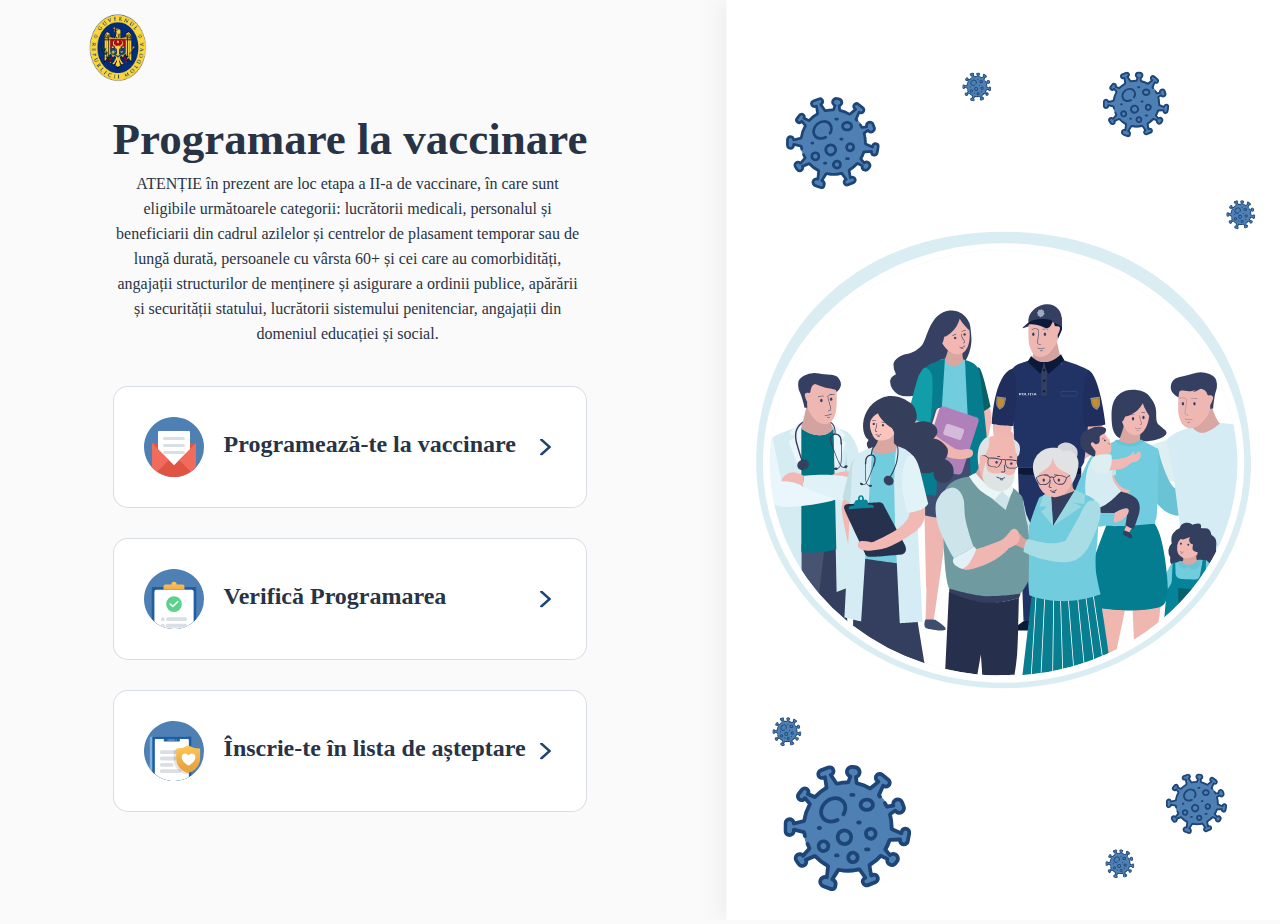
<file: index.html>
<!DOCTYPE html>
<html lang="en">

<head>
    <meta charset="UTF-8">
    <title>Programare la Vaccinare</title>
    <meta name="viewport" content="width=device-width, initial-scale=1.0">

    <!-- STYLE -->
    <link rel="stylesheet" href="css/style.min.css">
    <!-- STYLE -->
</head>

<body>

    <main>
        <a href="/">
            <img class="logo" src="img/logo.png" alt="guvern logo">
        </a>
        <div class="main__body">
            <div class="services">
                <h2 class="services__title">Programare la vaccinare</h2>
                <p class="services__text">ATENȚIE în prezent are loc etapa a II-a de vaccinare, în care sunt eligibile următoarele categorii: lucrătorii medicali, personalul și beneficiarii din cadrul azilelor și centrelor de plasament temporar sau de lungă durată, persoanele
                    cu vârsta 60+ și cei care au comorbidități, angajații structurilor de menținere și asigurare a ordinii publice, apărării și securității statului, lucrătorii sistemului penitenciar, angajații din domeniul educației și social.</p>

                <ul class="services__list">
                    <li class="list__item">
                        <img class="service__logo" src="img/programare.svg" alt="programare">
                        <div class="service__descr">
                            <h4 class="service__title">Programează-te la vaccinare</h4>
                            <!-- <p class="service__text">Nu sunteti inregistrati? Aplica acum</p> -->
                        </div>
                        <a href="programare.html" class="item__link">
                            <img class="arrow" src="img/chevron-right.svg" alt="">
                        </a>
                    </li>
                    <li class="list__item">
                        <img class="service__logo" src="img/check-icon.svg" alt="programare">
                        <div class="service__descr">
                            <h4 class="service__title">Verifică Programarea</h4>
                            <!-- <p class="service__text">Sunteti deja inregistrati? Verifica aplicarea sa</p> -->
                        </div>
                        <a href="verifica.html" class="item__link">
                            <img class="arrow" src="img/chevron-right.svg" alt="">
                        </a>
                    </li>
                    <li class="list__item">
                        <img class="service__logo" src="img/declara.svg" alt="programare">
                        <div class="service__descr">
                            <h4 class="service__title">Înscrie-te în lista de așteptare</h4>
                            <!-- <p class="service__text">Nu sunteti inregistrati? Aplica acum</p> -->
                        </div>
                        <a href="declaratie.html" class="item__link">
                            <img class="arrow" src="img/chevron-right.svg" alt="">
                        </a>
                    </li>
                </ul>
            </div>

            <div class="page__thumbnail">
                <img src="img/hero-img.svg" alt="">
            </div>
        </div>
    </main>






    <!-- SCRTIPTS -->
    <script src="js/script.js"></script>
    <!-- SCRTIPTS -->
</body>

</html>
</file>
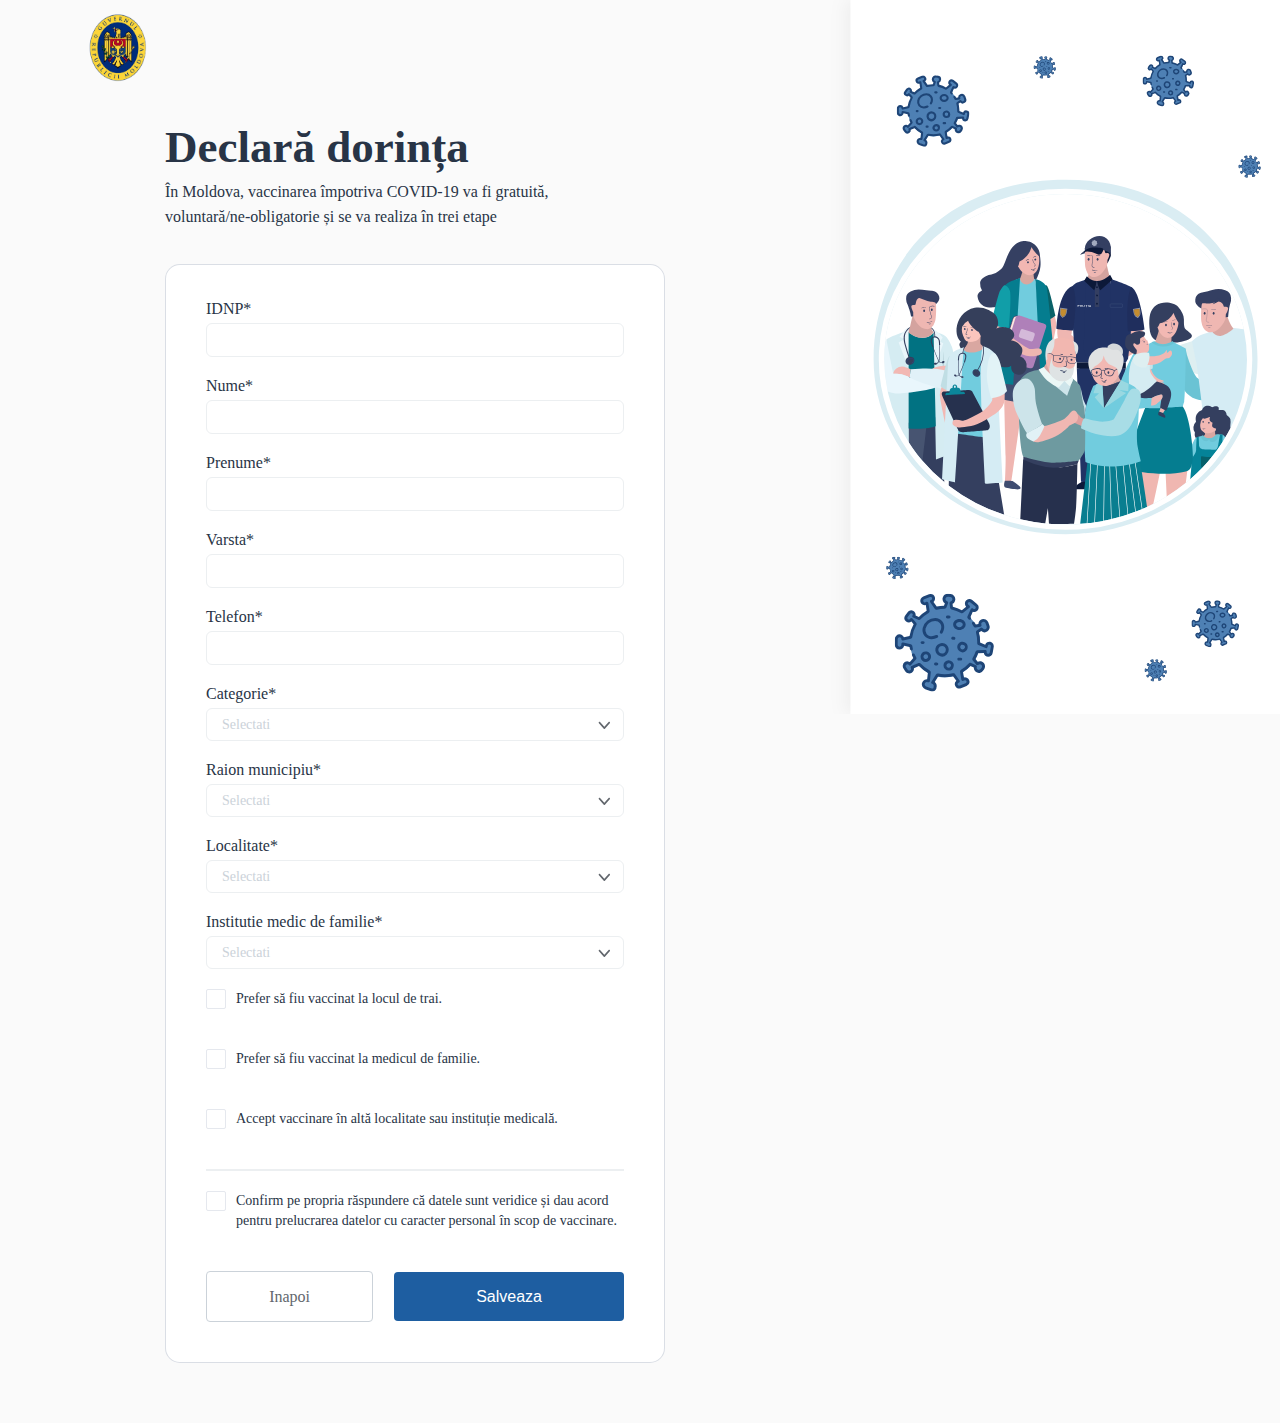
<file: declaratie.html>
<!DOCTYPE html>
<html lang="en">

<head>
    <meta charset="UTF-8">
    <title>Programare la Vaccinare</title>
    <meta name="viewport" content="width=device-width, initial-scale=1.0">

    <!-- STYLE -->
    <link rel="stylesheet" href="css/style.min.css">
    <!-- STYLE -->
</head>

<body>

    <main>
        <a href="/">
            <img class="logo" src="img/logo.png" alt="guvern logo">
        </a>
        <div class="main__body programare__body">
            <div class="programare">
                <h2 class="programare__title">Declară dorința</h2>
                <p class="programare__text">În Moldova, vaccinarea împotriva COVID-19 va fi gratuită, voluntară/ne-obligatorie și se va realiza în trei etape</p>
                <form action="#" method="POST" class="programare__form">
                    <label for="idnp" class="form__label">
                        IDNP<span>*</span>
                        <input required id="idnp" class="form__input" type="tel">                   
                    </label>

                    <label for="name" class="form__label">
                        Nume<span>*</span>
                        <input required id="name" class="form__input" type="text">                   
                    </label>

                    <label for="lastname" class="form__label">
                        Prenume<span>*</span>
                        <input required id="lastname" class="form__input" type="text">                   
                    </label>

                    <label for="age" class="form__label">
                        Varsta<span>*</span>
                        <input required id="age" class="form__input" type="tel">                   
                    </label>

                    <label for="tel" class="form__label">
                        Telefon<span>*</span>
                        <input required id="tel" class="form__input" type="tel">                   
                    </label>

                    <label for="category" class="form__label">
                        Categorie<span>*</span>
                        <select required class="form__select" id="category">
                            <option value="" disabled selected hidden>Selectati</option>
                            <option value="1">Categoria 1</option>
                            <option value="2">Categoria 2</option>
                        </select>                    
                    </label>

                    <label for="raion" class="form__label">
                        Raion municipiu<span>*</span>
                        <select required class="form__select" id="raion">
                            <option value="" disabled selected hidden>Selectati</option>
                            <option value="1">Hancesti</option>
                            <option value="2">Cimislia</option>
                        </select>                    
                    </label>

                    <label for="localitate" class="form__label">
                        Localitate<span>*</span>
                        <select required class="form__select" id="localitate">
                            <option value="" disabled selected hidden>Selectati</option>
                            <option value="1">Lapusna</option>
                            <option value="2">Gura Galbenii</option>
                        </select>                    
                    </label>

                    <label for="medic" class="form__label">
                        Institutie medic de familie<span>*</span>
                        <select required class="form__select" id="medic">
                            <option value="" disabled selected hidden>Selectati</option>
                            <option value="1">Medic 1</option>
                            <option value="2">Medic 2</option>
                        </select>                    
                    </label>

                    <div class="checkbox__container">
                        <label for="place" class="checkbox_label">
                          <input type="checkbox" name="checkbox" id="place" required>
                          <span>Prefer să fiu vaccinat la locul de trai.</span>
                        </label>
                    </div>

                    <div class="checkbox__container">
                        <label for="medic__familie" class="checkbox_label">
                          <input type="checkbox" name="checkbox" id="medic__familie" required>
                          <span>Prefer să fiu vaccinat la medicul de familie.</span>
                        </label>
                    </div>

                    <div class="checkbox__container">
                        <label for="other__place" class="checkbox_label">
                          <input type="checkbox" name="checkbox" id="other__place" required>
                          <span>Accept vaccinare în altă localitate sau instituție medicală.</span>
                        </label>
                    </div>

                    <div class="devider"></div>

                    <div class="checkbox__container">
                        <label for="confirm" class="checkbox_label">
                          <input type="checkbox" name="checkbox" id="confirm" required>
                          <span>Confirm pe propria răspundere că datele sunt veridice și dau acord pentru prelucrarea datelor cu caracter personal în scop de vaccinare.</span>
                        </label>
                    </div>

                    <div class="form__buttons">
                        <a href="/" class="form__btn back">Inapoi</a>
                        <button class="form__btn submit" type="submit">Salveaza</button>
                    </div>
                </form>

            </div>

            <div class="page__thumbnail programare__thumbnail">
                <img src="img/hero-img.svg" alt="">
            </div>
        </div>
    </main>



    <!-- SCRTIPTS -->
    <script src="js/script.js"></script>
    <!-- SCRTIPTS -->
</body>

</html>
</file>
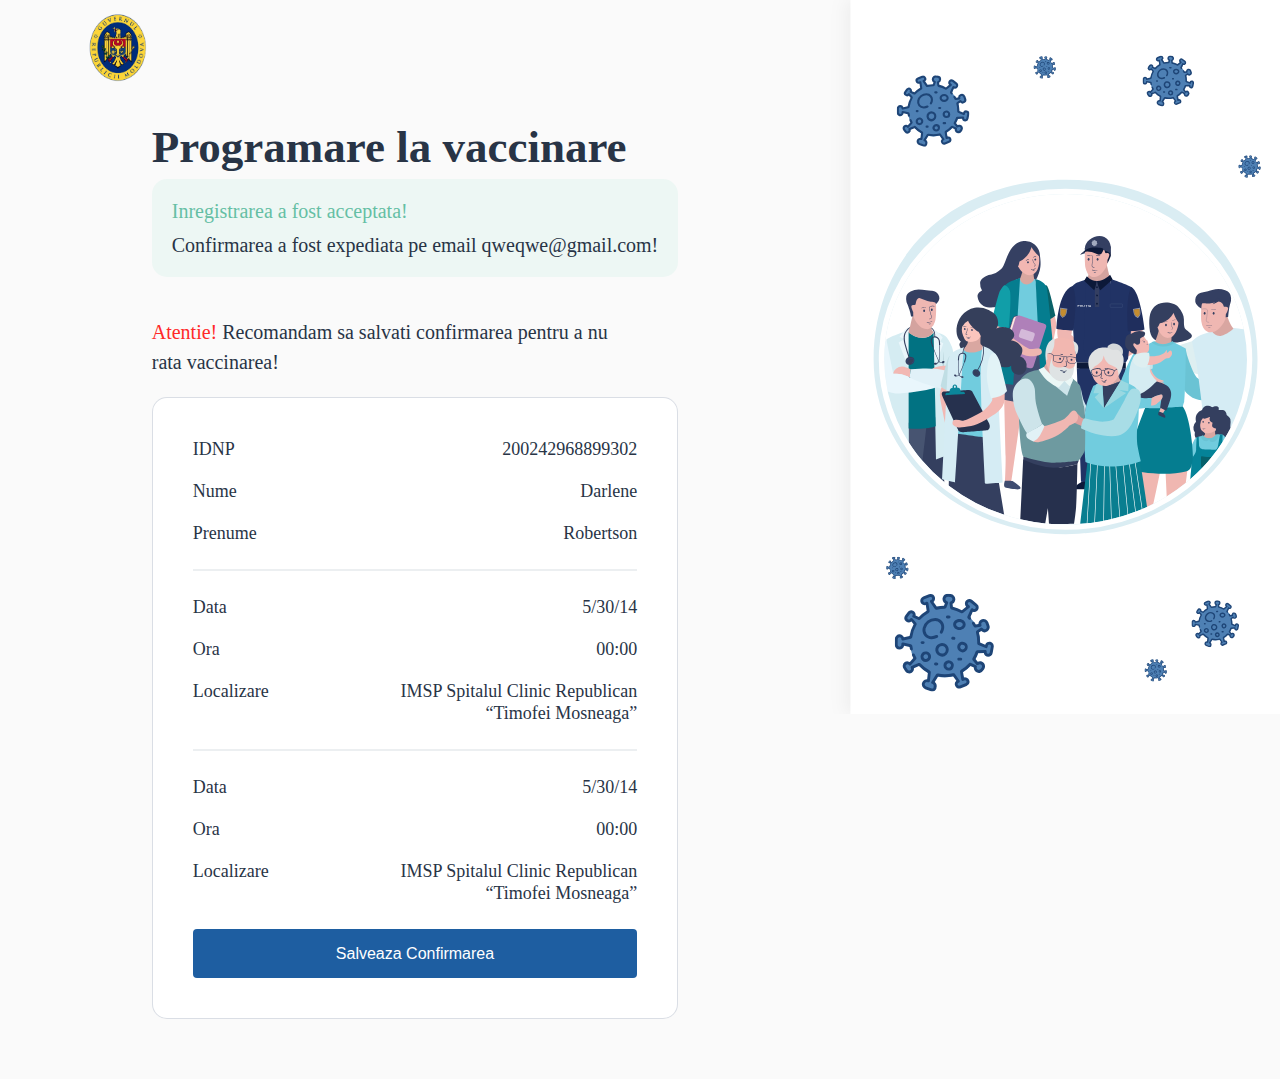
<file: programare-final.html>
<!DOCTYPE html>
<html lang="en">

<head>
    <meta charset="UTF-8">
    <title>Programare la Vaccinare</title>
    <meta name="viewport" content="width=device-width, initial-scale=1.0">

    <!-- STYLE -->
    <link rel="stylesheet" href="css/style.min.css">
    <!-- STYLE -->
</head>

<body>

    <main>
        <a href="/">
            <img class="logo" src="img/logo.png" alt="guvern logo">
        </a>
        <div class="main__body programare__body">
            <div class="programare">
                <h2 class="programare__title">Programare la vaccinare</h2>
                <div class="programare__success">
                    <p class="success__message">Inregistrarea a fost acceptata!</p>
                    <p class="success__text">Confirmarea a fost expediata pe email qweqwe@gmail.com!</p>
                </div>

                <p class="programare__recomandation">
                    <span>Atentie!</span> Recomandam sa salvati confirmarea pentru a nu rata vaccinarea!
                </p>

                <div class="programare__personal">
                    <p class="personal__data">IDNP <span>200242968899302</span></p>
                    <p class="personal__data">Nume <span>Darlene</span></p>
                    <p class="personal__data">Prenume <span>Robertson</span></p>
                    <div class="devider"></div>
                    <p class="personal__data">Data <span>5/30/14</span></p>
                    <p class="personal__data">Ora <span>00:00</span></p>
                    <p class="personal__data">Localizare <span>IMSP Spitalul Clinic Republican “Timofei Mosneaga”</span></p>
                    <div class="devider"></div>
                    <p class="personal__data">Data <span>5/30/14</span></p>
                    <p class="personal__data">Ora <span>00:00</span></p>
                    <p class="personal__data">Localizare <span>IMSP Spitalul Clinic Republican “Timofei Mosneaga”</span></p>
                    <button class="save__info">Salveaza Confirmarea</button>

                </div>

            </div>

            <div class="page__thumbnail programare__thumbnail">
                <img src="img/hero-img.svg" alt="">
            </div>
        </div>
    </main>






    <!-- SCRTIPTS -->
    <script src="js/script.js"></script>
    <!-- SCRTIPTS -->
</body>

</html>
</file>
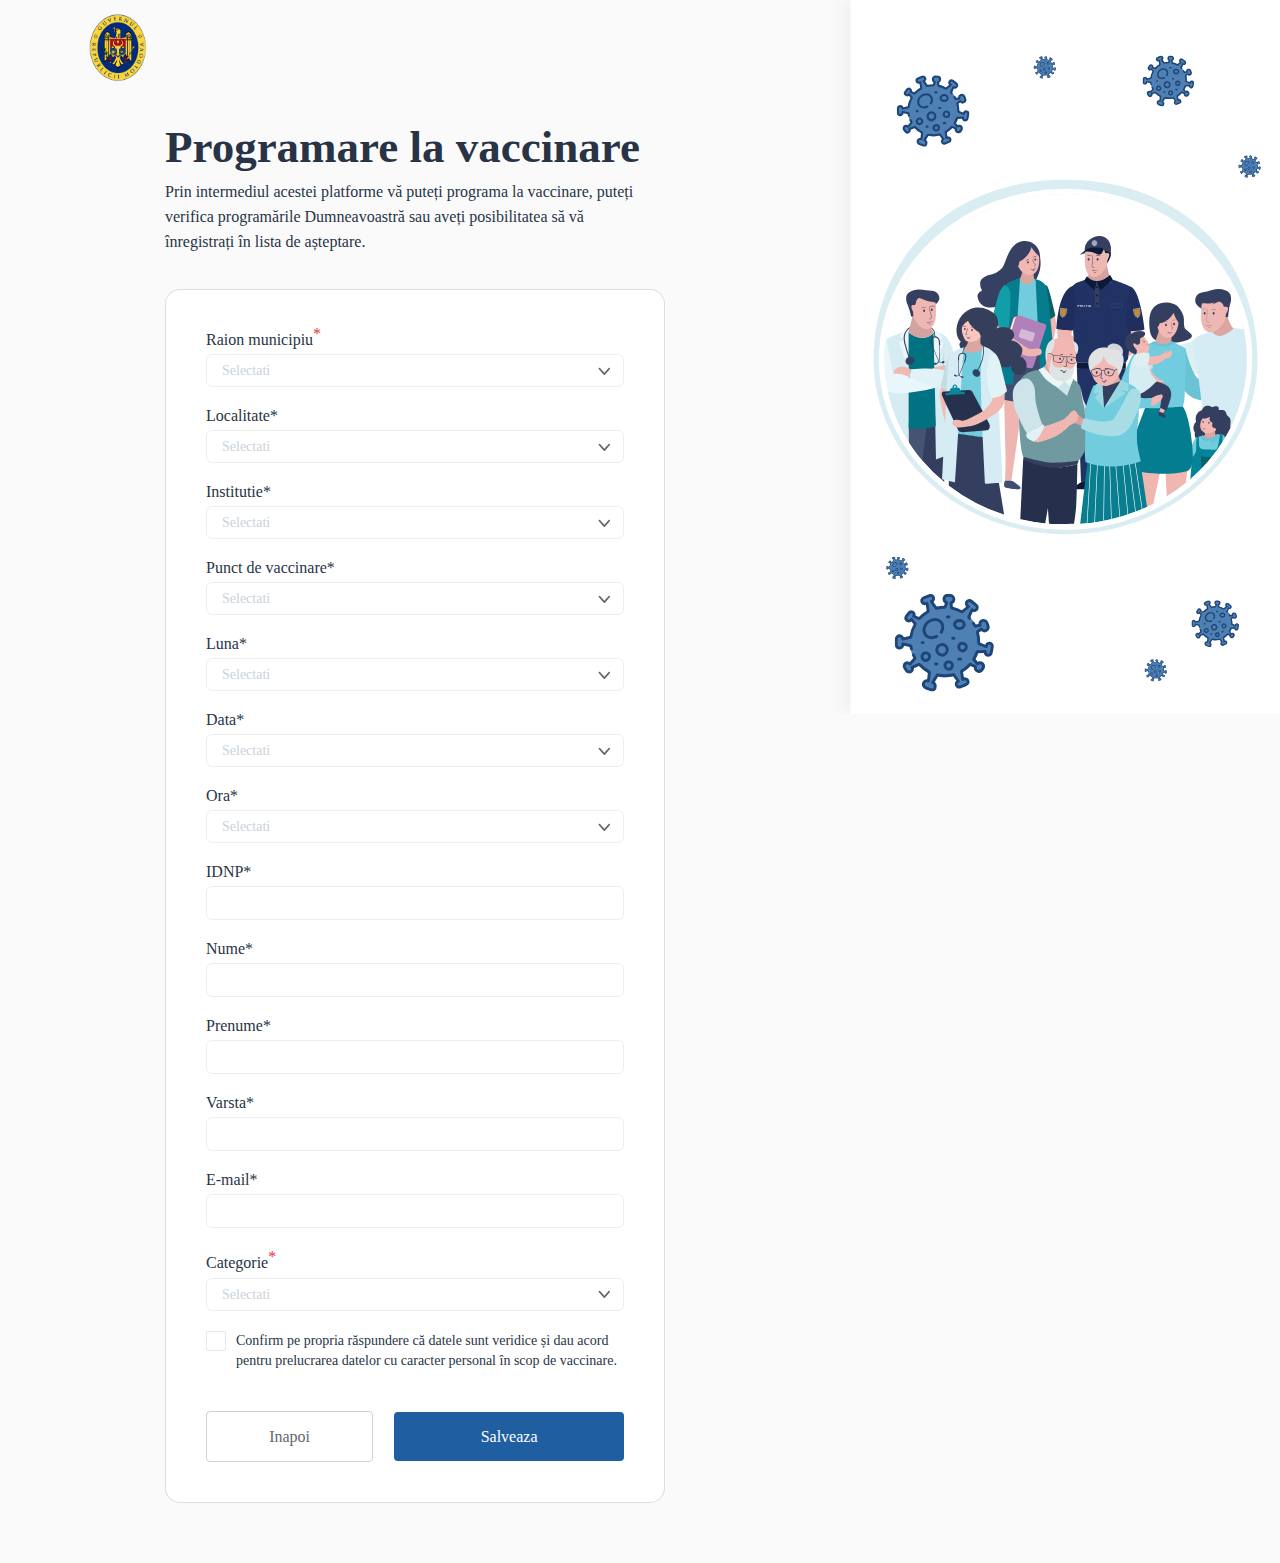
<file: programare.html>
<!DOCTYPE html>
<html lang="en">

<head>
    <meta charset="UTF-8">
    <title>Programare la Vaccinare</title>
    <meta name="viewport" content="width=device-width, initial-scale=1.0">

    <!-- STYLE -->
    <link rel="stylesheet" href="css/style.min.css">
    <!-- STYLE -->
</head>

<body>

    <main>
        <a href="/">
            <img class="logo" src="img/logo.png" alt="guvern logo">
        </a>

        <div class="main__body programare__body">
            <div class="programare">
                <h2 class="programare__title">Programare la vaccinare</h2>
                <p class="programare__text">Prin intermediul acestei platforme vă puteți programa la vaccinare, puteți verifica programările Dumneavoastră sau aveți posibilitatea să vă înregistrați în lista de așteptare.</p>
                <form action="#" method="POST" class="programare__form">
                    <label for="raion" class="form__label">
                        Raion municipiu<sup>*</sup>
                        <select required class="form__select" id="raion">
                            <option value="" disabled selected hidden>Selectati</option>
                            <option value="1">Hancesti</option>
                            <option value="2">Cimislia</option>
                        </select>                    
                    </label>

                    <label for="localitate" class="form__label">
                        Localitate<span>*</span>
                        <select required class="form__select" id="localitate">
                            <option value="" disabled selected hidden>Selectati</option>
                            <option value="1">Lapusna</option>
                            <option value="2">Gura Galbenii</option>
                        </select>                    
                    </label>

                    <label for="institutie" class="form__label">
                        Institutie<span>*</span>
                        <select required class="form__select" id="institutie">
                            <option value="" disabled selected hidden>Selectati</option>
                            <option value="1">Institutia 1</option>
                            <option value="2">Institutia 2</option>
                        </select>                    
                    </label>

                    <label for="point" class="form__label">
                        Punct de vaccinare<span>*</span>
                        <select required class="form__select" id="point">
                            <option value="" disabled selected hidden>Selectati</option>
                            <option value="1">Punct 1</option>
                            <option value="2">Punct 2</option>
                        </select>                    
                    </label>

                    <label for="mounth" class="form__label">
                        Luna<span>*</span>
                        <select required class="form__select" id="mounth">
                            <option value="" disabled selected hidden>Selectati</option>
                            <option value="1">Ianuarie</option>
                            <option value="2">Februarie</option>
                        </select>                    
                    </label>

                    <label for="date" class="form__label">
                        Data<span>*</span>
                        <select required class="form__select" id="date">
                            <option value="" disabled selected hidden>Selectati</option>
                            <option value="1">01</option>
                            <option value="2">02</option>
                        </select>                    
                    </label>

                    <label for="hour" class="form__label">
                        Ora<span>*</span>
                        <select required class="form__select" id="hour">
                            <option value="" disabled selected hidden>Selectati</option>
                            <option value="1">08:00</option>
                            <option value="2">09:00</option>
                        </select>                    
                    </label>

                    <label for="idnp" class="form__label">
                        IDNP<span>*</span>
                        <input required id="idnp" class="form__input" type="tel">                   
                    </label>

                    <label for="name" class="form__label">
                        Nume<span>*</span>
                        <input required id="name" class="form__input" type="text">                   
                    </label>

                    <label for="lastname" class="form__label">
                        Prenume<span>*</span>
                        <input required id="lastname" class="form__input" type="text">                   
                    </label>

                    <label for="age" class="form__label">
                        Varsta<span>*</span>
                        <input required id="age" class="form__input" type="tel">                   
                    </label>

                    <label for="email" class="form__label">
                        E-mail<span>*</span>
                        <input required id="email" class="form__input" type="email">                   
                    </label>

                    <label for="category" class="form__label">
                        Categorie<sup>*</sup>
                        <select required class="form__select" id="category">
                            <option value="" disabled selected hidden>Selectati</option>
                            <option value="1">Categoria 1</option>
                            <option value="2">Categoria 2</option>
                        </select>                    
                    </label>

                    <div class="checkbox__container">
                        <label for="checkbox__policy" class="checkbox_label">
                          <input type="checkbox" name="checkbox" id="checkbox__policy" required>
                          <span>Confirm pe propria răspundere că datele sunt veridice și dau acord pentru prelucrarea datelor cu caracter personal în scop de vaccinare.</span>
                        </label>
                    </div>

                    <div class="form__buttons">
                        <a href="/" class="form__btn back">Inapoi</a>
                        <!-- <button class="form__btn submit" type="submit">Salveaza</button> -->
                        <a href="programare-final.html" class="form__btn submit">Salveaza</a>
                    </div>
                </form>

            </div>

            <div class="page__thumbnail programare__thumbnail">
                <img src="img/hero-img.svg" alt="">
            </div>
        </div>
    </main>






    <!-- SCRTIPTS -->
    <script src="js/script.js"></script>
    <!-- SCRTIPTS -->
</body>

</html>
</file>
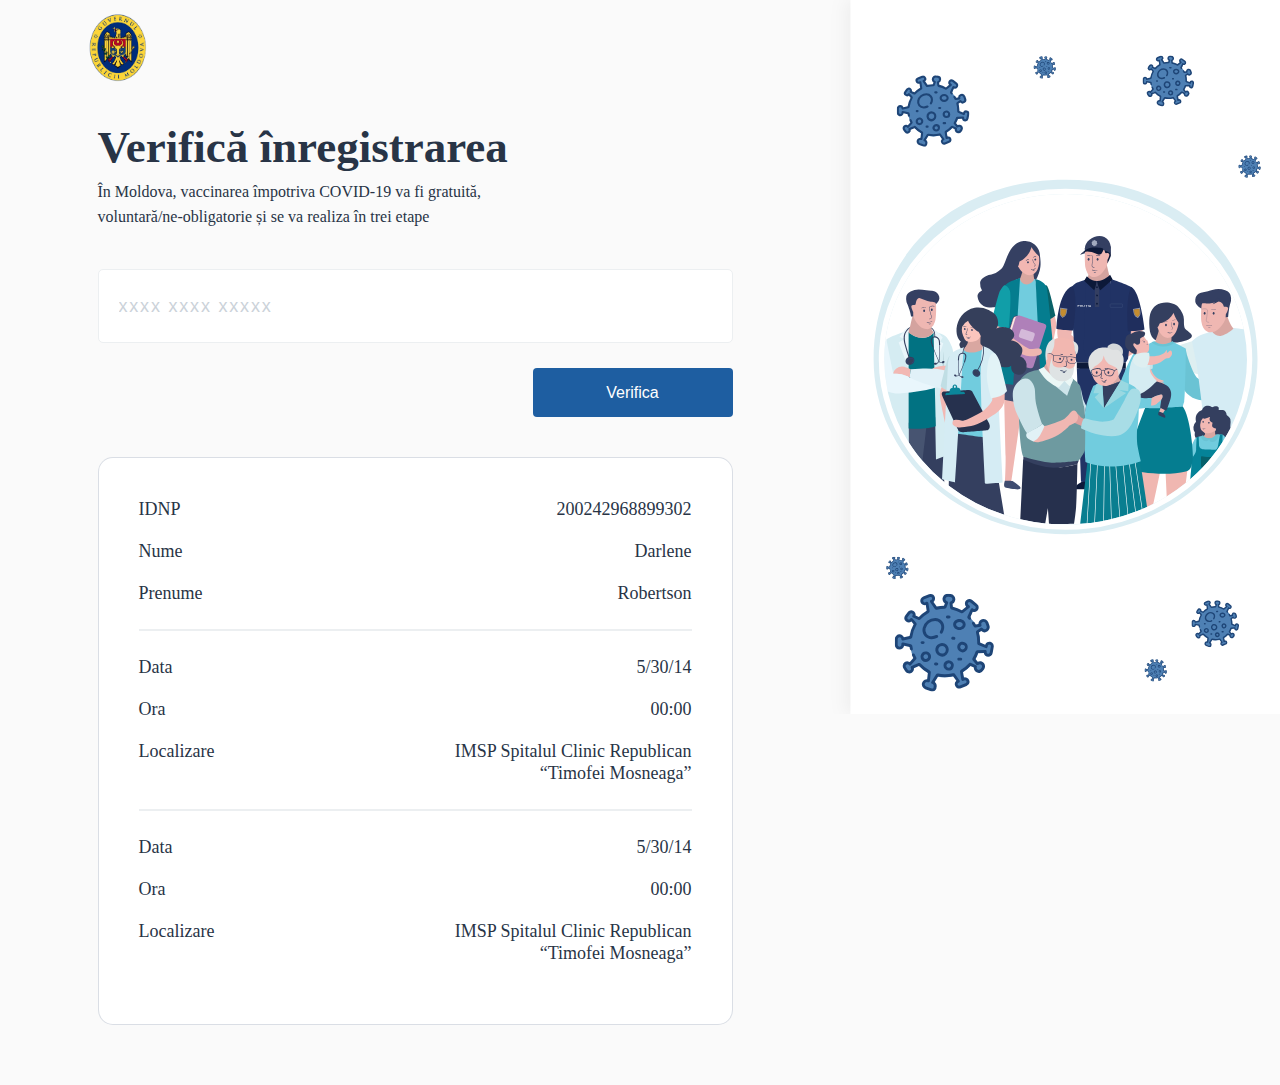
<file: verifica.html>
<!DOCTYPE html>
<html lang="en">

<head>
    <meta charset="UTF-8">
    <title>Programare la Vaccinare</title>
    <meta name="viewport" content="width=device-width, initial-scale=1.0">

    <!-- STYLE -->
    <link rel="stylesheet" href="css/style.min.css">
    <!-- STYLE -->
</head>

<body>

    <main>
        <a href="/">
            <img class="logo" src="img/logo.png" alt="guvern logo">
        </a>
        <div class="main__body programare__body">
            <div class="programare">
                <h2 class="programare__title">Verifică înregistrarea</h2>
                <p class="programare__text">În Moldova, vaccinarea împotriva COVID-19 va fi gratuită, voluntară/ne-obligatorie și se va realiza în trei etape</p>

                <div class="check__field">
                    <form action="#" method="POST" class="check-form">
                        <input type="tel" placeholder="xxxx xxxx xxxxx">
                        <button type="submit">Verifica</button>
                    </form>
                </div>


                <div class="programare__personal">
                    <p class="personal__data">IDNP <span>200242968899302</span></p>
                    <p class="personal__data">Nume <span>Darlene</span></p>
                    <p class="personal__data">Prenume <span>Robertson</span></p>
                    <div class="devider"></div>
                    <p class="personal__data">Data <span>5/30/14</span></p>
                    <p class="personal__data">Ora <span>00:00</span></p>
                    <p class="personal__data">Localizare <span>IMSP Spitalul Clinic Republican “Timofei Mosneaga”</span></p>
                    <div class="devider"></div>
                    <p class="personal__data">Data <span>5/30/14</span></p>
                    <p class="personal__data">Ora <span>00:00</span></p>
                    <p class="personal__data">Localizare <span>IMSP Spitalul Clinic Republican “Timofei Mosneaga”</span></p>
                </div>

            </div>

            <div class="page__thumbnail programare__thumbnail">
                <img src="img/hero-img.svg" alt="">
            </div>
        </div>
    </main>






    <!-- SCRTIPTS -->
    <script src="js/script.js"></script>
    <!-- SCRTIPTS -->
</body>

</html>
</file>
<file: css/style.min.css>
@font-face{font-family:OpenSans;font-display:swap;src:url(../fonts/OpenSans-SemiBold.woff) format("woff"),url(../fonts/OpenSans-SemiBold.woff2) format("woff2");font-weight:600;font-style:normal}@font-face{font-family:OpenSans;font-display:swap;src:url(../fonts/OpenSans-Bold.woff) format("woff"),url(../fonts/OpenSans-Bold.woff2) format("woff2");font-weight:700;font-style:normal}@font-face{font-family:OpenSans;font-display:swap;src:url(../fonts/OpenSans-Regular.woff) format("woff"),url(../fonts/OpenSans-Regular.woff2) format("woff2");font-weight:500;font-style:normal}@font-face{font-family:OpenSans;font-display:swap;src:url(../fonts/OpenSans-Light.woff) format("woff"),url(../fonts/OpenSans-Light.woff2) format("woff2");font-weight:400;font-style:normal}*,::after,::before{margin:0;padding:0;-webkit-box-sizing:border-box;box-sizing:border-box}body{overflow-x:hidden;background-color:#fafafa}body.lock{overflow:hidden}.wrapper{width:100%;min-height:100%;overflow:hidden}aside,footer,header,nav,section{display:block}li{list-style:none}h1,h2,h3,h4,h5,h6{margin:0}a{text-decoration:none}a:active,a:focus{outline:0}button{outline:0;cursor:pointer}.logo{position:absolute;top:10px;left:80px;width:75px;height:75px}.main__body{overflow:hidden;display:-webkit-box;display:-ms-flexbox;display:flex;-webkit-box-align:center;-ms-flex-align:center;align-items:center;-webkit-box-pack:justify;-ms-flex-pack:justify;justify-content:space-between}.main__body.programare__body{height:100%;overflow:scroll;-webkit-box-align:start;-ms-flex-align:start;align-items:flex-start;padding-bottom:60px;padding-top:120px}.main__body .services{width:100%;display:grid;place-content:center}.main__body .services__title{font-weight:600;font-size:45px;line-height:54px;color:#283446;margin-bottom:5px}.main__body .services__text{font-size:16px;line-height:25px;color:#283446;width:470px;text-align:center}.main__body .services__list{margin-top:40px;display:grid;grid-gap:30px;grid-template-columns:1fr}.main__body .services__list .list__item{padding:30px;background-color:#fff;border:1px solid #d1d6decc;border-radius:15px;display:-webkit-box;display:-ms-flexbox;display:flex;-webkit-box-align:center;-ms-flex-align:center;align-items:center;position:relative;-webkit-transition:-webkit-box-shadow .3s;transition:-webkit-box-shadow .3s;-o-transition:box-shadow .3s;transition:box-shadow .3s;transition:box-shadow .3s,-webkit-box-shadow .3s}.main__body .services__list .list__item .item__link{position:absolute;top:0;right:0;left:0;bottom:0}.main__body .services__list .list__item:hover{-webkit-box-shadow:0 4px 30px rgba(0,0,0,.07);box-shadow:0 4px 30px rgba(0,0,0,.07)}.main__body .services__list .list__item .service__logo{margin-right:20px;width:60px;height:60px}.main__body .services__list .list__item .service__descr .service__title{font-weight:600;font-size:24px;line-height:29px;color:#283446;margin-bottom:5px}.main__body .services__list .list__item .service__descr .service__text{font-size:16px;line-height:19px;color:#283446}.main__body .services__list .list__item .arrow{position:absolute;top:50%;right:35px;-webkit-transform:translateY(-50%);-ms-transform:translateY(-50%);transform:translateY(-50%)}.main__body .programare{width:calc(100% - 650px);display:grid;place-content:center;padding:0 15px}.main__body .programare__title{font-weight:600;font-size:45px;line-height:54px;color:#283446;margin-bottom:5px}.main__body .programare__text{font-size:16px;line-height:25px;color:#283446;width:470px}.main__body .programare__form{margin-top:35px;padding:40px;padding-top:35px;background-color:#fff;border:1px solid rgba(209,214,222,.8);border-radius:15px;width:500px}.main__body .programare__form .form__label{margin-bottom:20px;display:block;color:#283446}.main__body .programare__form .form__label:last-child{margin-bottom:30px}.main__body .programare__form .form__label sup{color:#e43535;font-size:16px}.main__body .programare__form .form__label select:required:invalid{color:#cbd2d9}.main__body .programare__form .form__label .form__select{border:1px solid #eceff1;border-radius:6px;width:100%;padding:8px 15px;font-family:Lato;font-size:14px;margin-top:5px;background:rgba(0,0,0,0) url(../img/chevron-down.svg) no-repeat calc(96% + 3px) center/12px;-webkit-appearance:none;-moz-appearance:none;appearance:none}.main__body .programare__form .form__label .form__input{border:1px solid #eceff1;border-radius:6px;width:100%;padding:8px 15px;font-family:Lato;font-size:14px;margin-top:5px}.main__body .programare__form .checkbox__container label{font-weight:400;font-size:12px;cursor:pointer;line-height:21px;color:#fff;display:block;position:relative;-webkit-user-select:none;-moz-user-select:none;-ms-user-select:none;user-select:none;margin-bottom:40px}.main__body .programare__form .checkbox__container label input{opacity:0;width:20px;height:20px;cursor:pointer;position:absolute;z-index:1;top:0;left:0}.main__body .programare__form .checkbox__container label input:checked+span::before{background-image:url(../img/check.svg);background-position-y:3px}.main__body .programare__form .checkbox__container label span{color:#6c6d71;display:block;font-size:14px;line-height:20px;color:#283446;padding-left:30px}.main__body .programare__form .checkbox__container label span::before{content:"";display:inline-block;position:absolute;top:0;left:0;width:20px;height:20px;border-radius:2px;border:1px solid #e5e8ee;background:0 0;background-size:12px 12px;background-position:50% 50%;background-repeat:no-repeat}.main__body .programare__form .checkbox__container label a{text-decoration:underline;color:#fff}.main__body .programare__form .form__buttons{display:-webkit-box;display:-ms-flexbox;display:flex;-webkit-box-align:center;-ms-flex-align:center;align-items:center;-webkit-box-pack:justify;-ms-flex-pack:justify;justify-content:space-between}.main__body .programare__form .form__btn{display:inline-block;font-weight:400;font-size:16px;line-height:19px;outline:0;background-color:transparent;border:none;text-align:center;padding:15px 0}.main__body .programare__form .form__btn.back{width:255px;border:1px solid #cbd2d9;border-radius:4px;text-align:center;margin-right:0;width:40%;color:#62676d;-webkit-transition:.3s;-o-transition:.3s;transition:.3s}.main__body .programare__form .form__btn.back:hover{border:1px solid #7e8286;color:#3f4244}.main__body .programare__form .form__btn.submit{background:#1e5ea1;border-radius:4px;color:#fff;width:55%;-webkit-transition:.3s;-o-transition:.3s;transition:.3s}.main__body .programare__form .form__btn.submit:hover{background-color:#194f87}.main__body .programare__success{background-color:#edf7f4;padding:20px;border-radius:15px;margin-bottom:40px}.main__body .programare__success .success__message{font-size:20px;line-height:24px;color:#65bfa4;margin-bottom:10px}.main__body .programare__success .success__text{font-size:20px;line-height:24px;color:#283446}.main__body .programare .programare__recomandation{font-size:20px;color:#283446;line-height:30px;max-width:465px;margin-bottom:20px}.main__body .programare .programare__recomandation span{color:#ff2828}.main__body .programare .programare__personal{background-color:#fff;padding:40px;border-radius:15px;border:1px solid rgba(209,214,222,.8)}.main__body .programare .programare__personal .personal__data{font-size:18px;line-height:22px;margin-bottom:20px;color:#283446;display:-webkit-box;display:-ms-flexbox;display:flex;-webkit-box-pack:justify;-ms-flex-pack:justify;justify-content:space-between}.main__body .programare .programare__personal .personal__data span{max-width:260px;text-align:right}.main__body .programare .programare__personal .devider{border-bottom:1px solid #eceff1;margin:25px 0}.main__body .programare .programare__personal .save__info{background:#1e5ea1;border-radius:4px;font-weight:500;font-size:16px;line-height:19px;text-align:center;padding:15px 0;color:#fff;display:block;width:100%;border:none;margin-top:25px;-webkit-transition:background .3s;-o-transition:background .3s;transition:background .3s}.main__body .programare .programare__personal .save__info:hover{background-color:#184c83}.main__body .programare .check__field{margin-bottom:40px;width:635px}.main__body .programare .check__field input{margin-top:40px;padding:25px 20px;font-size:18px;line-height:22px;letter-spacing:.1em;background:#fff;border:1px solid #eceff1;border-radius:5px;color:#283446;width:100%}.main__body .programare .check__field input::-webkit-input-placeholder{color:#cbd2d9}.main__body .programare .check__field input::-moz-placeholder{color:#cbd2d9}.main__body .programare .check__field input:-ms-input-placeholder{color:#cbd2d9}.main__body .programare .check__field input::-ms-input-placeholder{color:#cbd2d9}.main__body .programare .check__field input::placeholder{color:#cbd2d9}.main__body .programare .check__field button{background:#1e5ea1;border-radius:4px;width:200px;padding:15px 0;border:none;font-weight:500;font-size:16px;line-height:19px;text-align:center;color:#fff;display:block;margin-left:auto;margin-top:25px}.main__body .page__thumbnail.programare__thumbnail{position:relative}.main__body .page__thumbnail.programare__thumbnail img{position:fixed;top:0;right:0;width:580px}.main__body .page__thumbnail img{width:580px}.main__body .devider{border:1px solid #eceff1;width:100%;margin:20px 0}@media (max-width:1310px){.main__body .programare{width:calc(100% - 450px)}.main__body .programare__form{width:500px}.main__body .page__thumbnail.programare__thumbnail img{width:450px}}@media (max-width:1200px){.main__body .services{padding-top:80px}.main__body .page__thumbnail img{width:450px}}@media (max-width:1152px){.main__body .programare .check__field{width:500px}}@media (max-width:1135px){.logo{left:50px}}@media (max-width:992.98px){.main__body{-webkit-box-orient:vertical;-webkit-box-direction:normal;-ms-flex-direction:column;flex-direction:column;-webkit-box-pack:center;-ms-flex-pack:center;justify-content:center}.main__body .programare{width:100%}.main__body .programare .check__field{width:100%}.main__body .page__thumbnail img{display:none}}@media (max-width:767.98px){body.lock{width:100%;position:fixed;overflow:hidden}.logo{left:30px}.main__body{height:100%;padding-top:100px}.main__body .services{padding:0 15px}.main__body .services__title{font-size:38px;line-height:48px;text-align:center}.main__body .services__text{width:100%;text-align:center}.main__body .services__list .list__item{width:100%;padding:15px}.main__body .services__list .list__item .arrow{right:20px}.main__body .programare__title{font-size:38px;line-height:48px;text-align:center}.main__body .programare__text{width:100%;text-align:center}.main__body .programare__form{width:100%}}@media (max-width:479.98px){.main__body .services__list .list__item .service__logo{width:45px;height:45px;margin-right:10px}.main__body .services__list .list__item .service__descr{width:72%}.main__body .services__list .list__item .service__descr .service__title{font-size:18px;margin-bottom:0}.main__body .services__list .list__item .service__descr .service__text{font-size:14px}.main__body .programare__form{padding:25px}.main__body .programare__success{margin-bottom:20px}.main__body .programare__success .success__message{font-size:18px}.main__body .programare__success .success__text{font-size:18px}.main__body .programare .programare__recomandation{font-size:18px;line-height:26px}.main__body .programare .programare__personal{padding:20px}.main__body .programare .programare__personal .personal__data span{display:block;max-width:200px}.main__body .programare .check__field input{padding:20px 15px;margin-top:25px}}
</file>
